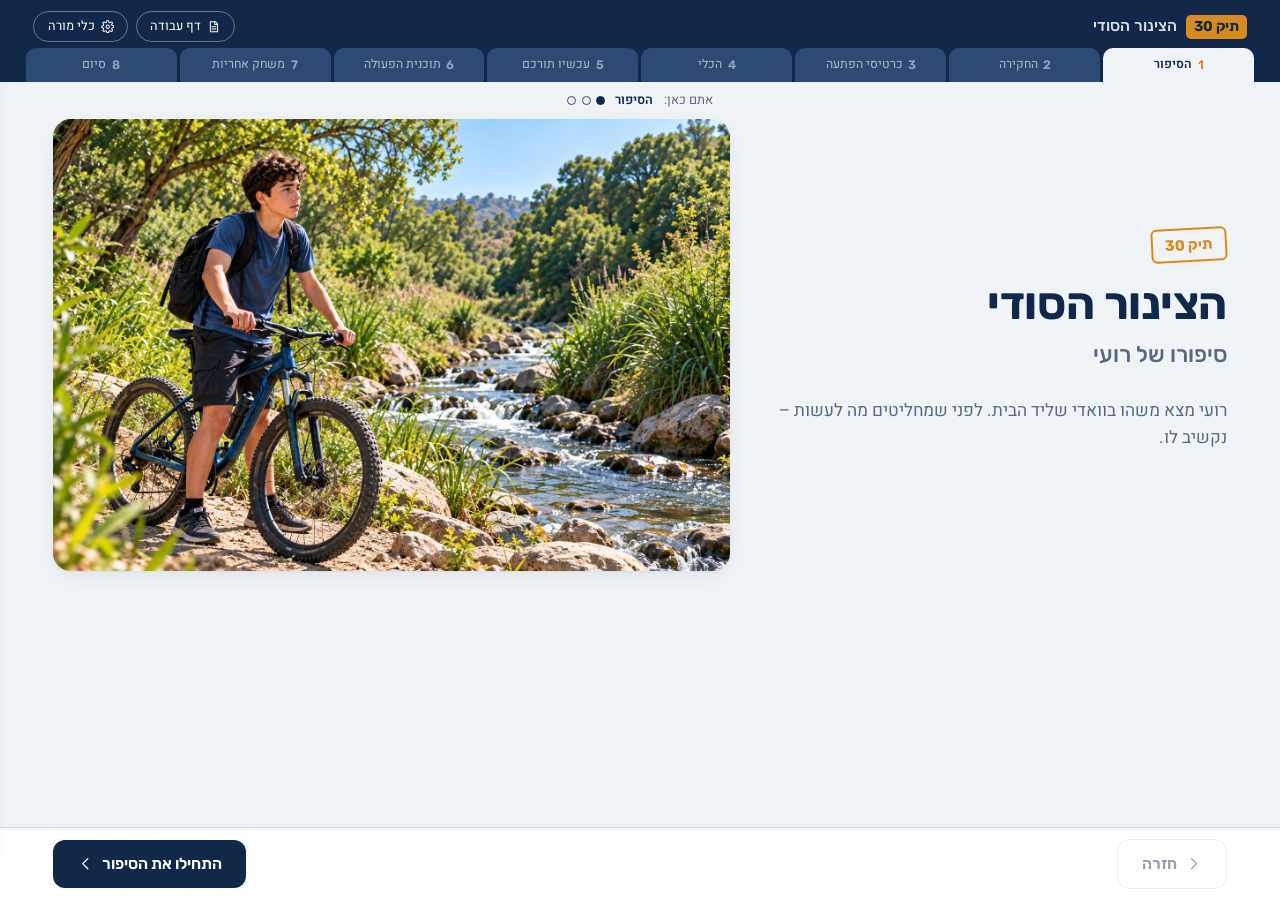
<file: index.html>
<!DOCTYPE html>
<html lang="he" dir="rtl">
<head>
<meta charset="utf-8">
<meta name="viewport" content="width=device-width, initial-scale=1, viewport-fit=cover">
<title>תיק 30 – הצינור הסודי | מעבדת האחריות</title>
<meta name="description" content="שיעור 30 בקורס מיומנויות החיים: מודעות סביבתית ואחריות חברתית">
<link rel="icon" href="data:image/svg+xml,<svg xmlns='http://www.w3.org/2000/svg' viewBox='0 0 32 32'><rect width='32' height='32' rx='7' fill='%2312284A'/><text x='16' y='22' font-size='15' font-family='Arial' font-weight='700' fill='%23E39B2F' text-anchor='middle'>30</text></svg>">
<link rel="stylesheet" href="css/fonts.css">
<link rel="stylesheet" href="css/style.css">
</head>
<body>
<div id="app"><p style="font-family:Arial,sans-serif;text-align:center;margin:3rem auto;max-width:36rem;line-height:1.6;color:#12284A">הכלי לא נטען.<br>אם פתחתם את הקובץ מתוך ZIP – חלצו קודם את כל הקבצים (לחיצה ימנית ← "חלץ הכל"), ואז פתחו את index.html מהתיקייה שנוצרה.</p></div>
<noscript>כדי להשתמש בכלי יש להפעיל JavaScript בדפדפן.</noscript>
<script src="js/media.js" defer></script>
<script src="js/data.js" defer></script>
<script src="js/app.js" defer></script>
</body>
</html>
</file>
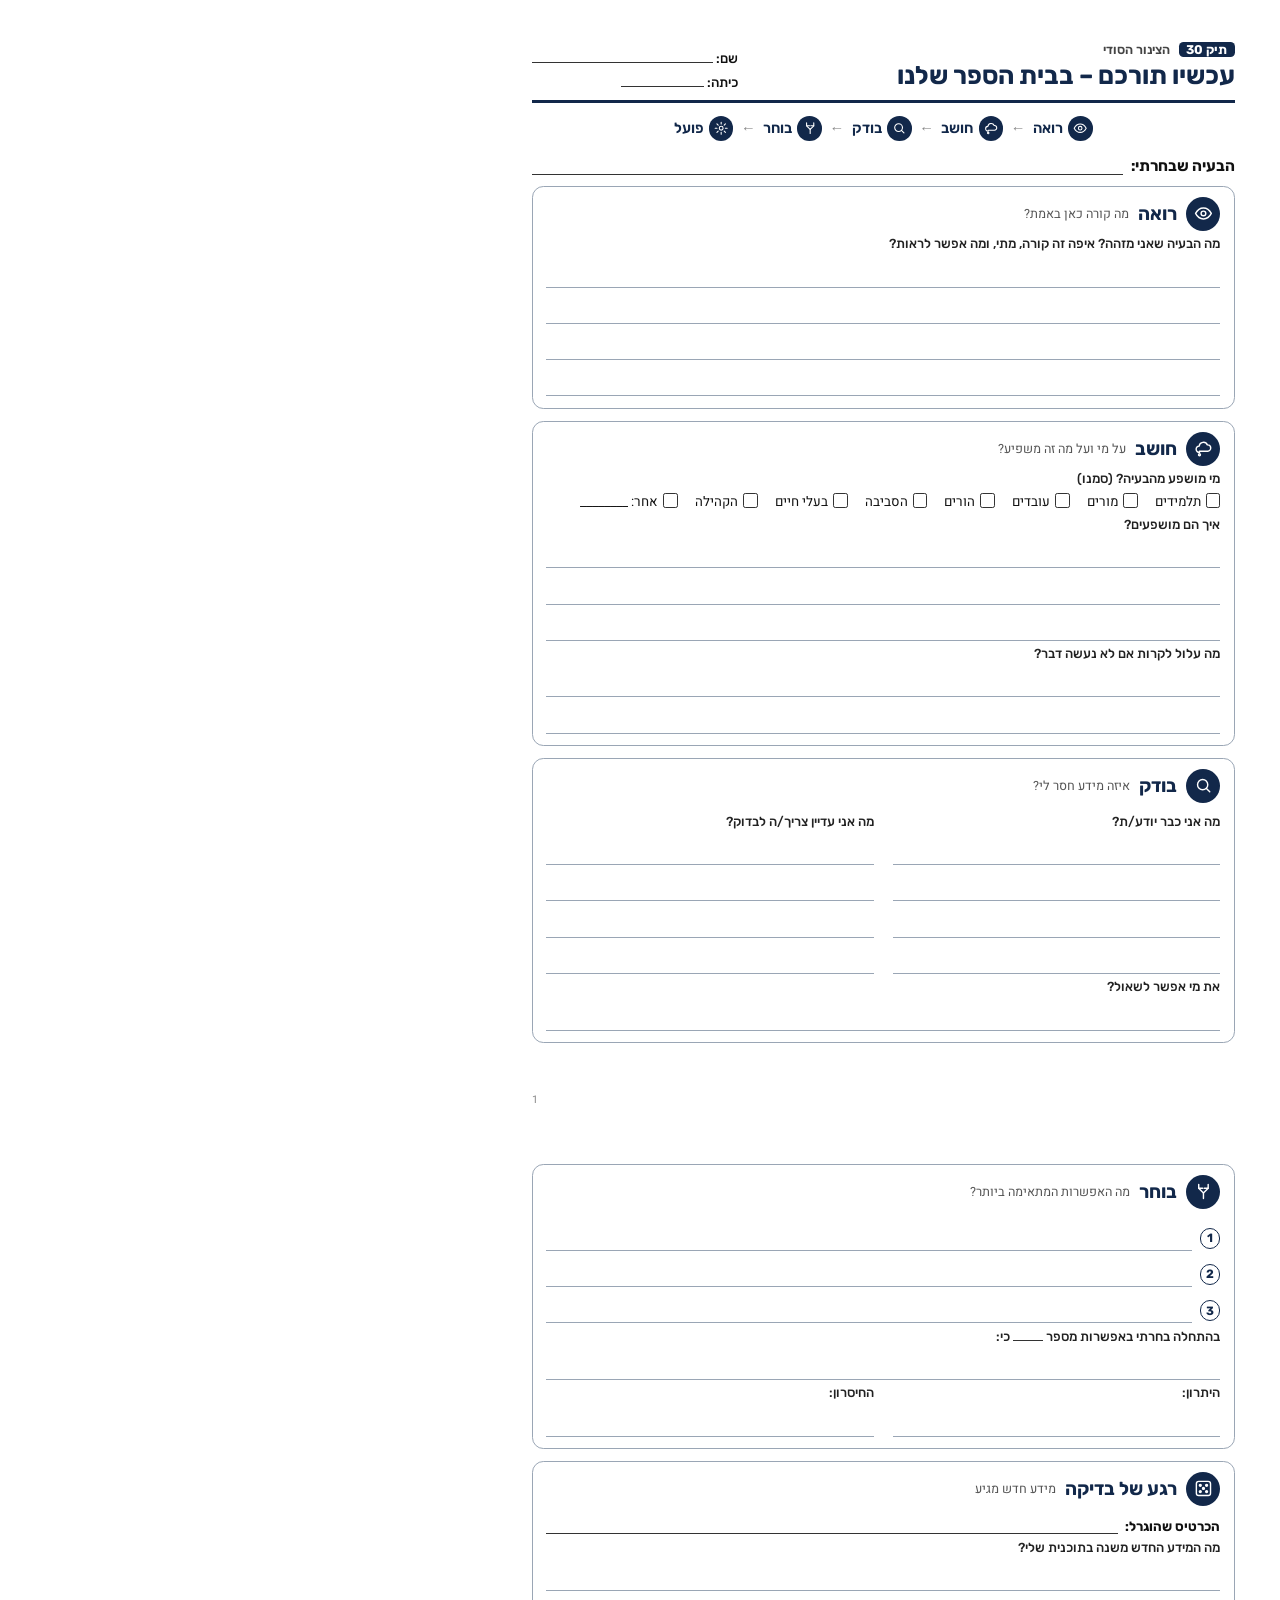
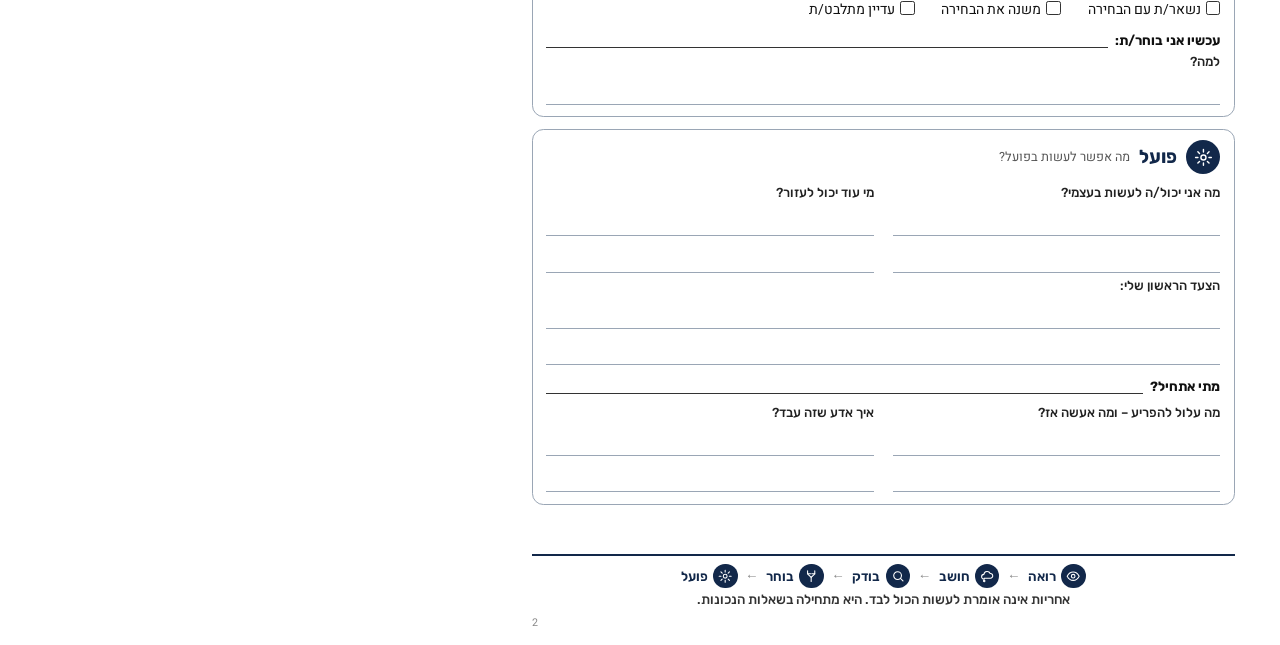
<file: worksheet/worksheet-source.html>
<!DOCTYPE html><html lang="he" dir="rtl"><head><meta charset="utf-8"><style>@font-face{font-family:'Heebo';font-style:normal;font-display:swap;font-weight:400;src:url(../assets/fonts/heebo-hebrew-400-normal.woff2) format('woff2');unicode-range:U+0307-0308,U+0590-05FF,U+200C-2010,U+20AA,U+25CC,U+FB1D-FB4F;}
@font-face{font-family:'Heebo';font-style:normal;font-display:swap;font-weight:400;src:url(../assets/fonts/heebo-latin-400-normal.woff2) format('woff2');unicode-range:U+0000-00FF,U+0131,U+0152-0153,U+02BB-02BC,U+02C6,U+02DA,U+02DC,U+0304,U+0308,U+0329,U+2000-206F,U+20AC,U+2122,U+2191,U+2193,U+2212,U+2215,U+FEFF,U+FFFD;}
@font-face{font-family:'Heebo';font-style:normal;font-display:swap;font-weight:500;src:url(../assets/fonts/heebo-hebrew-500-normal.woff2) format('woff2');unicode-range:U+0307-0308,U+0590-05FF,U+200C-2010,U+20AA,U+25CC,U+FB1D-FB4F;}
@font-face{font-family:'Heebo';font-style:normal;font-display:swap;font-weight:500;src:url(../assets/fonts/heebo-latin-500-normal.woff2) format('woff2');unicode-range:U+0000-00FF,U+0131,U+0152-0153,U+02BB-02BC,U+02C6,U+02DA,U+02DC,U+0304,U+0308,U+0329,U+2000-206F,U+20AC,U+2122,U+2191,U+2193,U+2212,U+2215,U+FEFF,U+FFFD;}
@font-face{font-family:'Heebo';font-style:normal;font-display:swap;font-weight:600;src:url(../assets/fonts/heebo-hebrew-600-normal.woff2) format('woff2');unicode-range:U+0307-0308,U+0590-05FF,U+200C-2010,U+20AA,U+25CC,U+FB1D-FB4F;}
@font-face{font-family:'Heebo';font-style:normal;font-display:swap;font-weight:600;src:url(../assets/fonts/heebo-latin-600-normal.woff2) format('woff2');unicode-range:U+0000-00FF,U+0131,U+0152-0153,U+02BB-02BC,U+02C6,U+02DA,U+02DC,U+0304,U+0308,U+0329,U+2000-206F,U+20AC,U+2122,U+2191,U+2193,U+2212,U+2215,U+FEFF,U+FFFD;}
@font-face{font-family:'Rubik';font-style:normal;font-display:swap;font-weight:500;src:url(../assets/fonts/rubik-hebrew-500-normal.woff2) format('woff2');unicode-range:U+0307-0308,U+0590-05FF,U+200C-2010,U+20AA,U+25CC,U+FB1D-FB4F;}
@font-face{font-family:'Rubik';font-style:normal;font-display:swap;font-weight:500;src:url(../assets/fonts/rubik-latin-500-normal.woff2) format('woff2');unicode-range:U+0000-00FF,U+0131,U+0152-0153,U+02BB-02BC,U+02C6,U+02DA,U+02DC,U+0304,U+0308,U+0329,U+2000-206F,U+20AC,U+2122,U+2191,U+2193,U+2212,U+2215,U+FEFF,U+FFFD;}
@font-face{font-family:'Rubik';font-style:normal;font-display:swap;font-weight:600;src:url(../assets/fonts/rubik-hebrew-600-normal.woff2) format('woff2');unicode-range:U+0307-0308,U+0590-05FF,U+200C-2010,U+20AA,U+25CC,U+FB1D-FB4F;}
@font-face{font-family:'Rubik';font-style:normal;font-display:swap;font-weight:600;src:url(../assets/fonts/rubik-latin-600-normal.woff2) format('woff2');unicode-range:U+0000-00FF,U+0131,U+0152-0153,U+02BB-02BC,U+02C6,U+02DA,U+02DC,U+0304,U+0308,U+0329,U+2000-206F,U+20AC,U+2122,U+2191,U+2193,U+2212,U+2215,U+FEFF,U+FFFD;}
@font-face{font-family:'Rubik';font-style:normal;font-display:swap;font-weight:700;src:url(../assets/fonts/rubik-hebrew-700-normal.woff2) format('woff2');unicode-range:U+0307-0308,U+0590-05FF,U+200C-2010,U+20AA,U+25CC,U+FB1D-FB4F;}
@font-face{font-family:'Rubik';font-style:normal;font-display:swap;font-weight:700;src:url(../assets/fonts/rubik-latin-700-normal.woff2) format('woff2');unicode-range:U+0000-00FF,U+0131,U+0152-0153,U+02BB-02BC,U+02C6,U+02DA,U+02DC,U+0304,U+0308,U+0329,U+2000-206F,U+20AC,U+2122,U+2191,U+2193,U+2212,U+2215,U+FEFF,U+FFFD;}

@page{ size:A4; margin:0; }
*{ box-sizing:border-box; }
body{ margin:0; font-family:Heebo,sans-serif; color:#111; font-size:10.5pt; direction:rtl; }
.page{ width:210mm; height:297mm; padding:11mm 12mm 10mm; position:relative; page-break-after:always; overflow:hidden; }
h1,h2,b,.fl{ font-family:Rubik,Heebo,sans-serif; }
header{ display:flex; justify-content:space-between; align-items:flex-end; border-bottom:2.5pt solid #12284A; padding-bottom:2.5mm; }
.case{ font-size:9.5pt; color:#444; font-family:Rubik; font-weight:600; }
.case b{ background:#12284A; color:#fff; padding:0 2mm; border-radius:1.2mm; margin-left:1.5mm; }
h1{ font-size:19pt; margin:1mm 0 0; color:#12284A; font-weight:700; }
.meta{ display:grid; gap:2.5mm; font-size:10pt; font-family:Rubik; font-weight:500; }
.meta i{ display:inline-block; width:48mm; border-bottom:.8pt solid #333; }
.meta i.s{ width:22mm; }
.flow{ display:flex; justify-content:center; align-items:center; gap:2mm; margin:3.5mm 0 3mm; font-family:Rubik; font-weight:600; font-size:11pt; color:#12284A; }
.flow .st{ display:flex; align-items:center; gap:1.4mm; }
.flow .ar{ color:#888; }
.flow.small{ font-size:10pt; margin:0 0 1mm; }
.ci{ width:9mm; height:9mm; border-radius:50%; background:#12284A; color:#fff; display:inline-grid; place-items:center; flex:none; }
.ci svg{ width:5mm; height:5mm; }
.ci.sm{ width:6.5mm; height:6.5mm; } .ci.sm svg{ width:3.8mm; height:3.8mm; }
.problem{ display:flex; align-items:flex-end; gap:2mm; font-size:11.5pt; margin:1mm 0 3mm; }
.problem i{ flex:1; border-bottom:1pt solid #333; height:6mm; }
.problem.sm{ font-size:10pt; margin:1.5mm 0; }
.sec{ border:1pt solid #9aa6b5; border-radius:3mm; padding:2.6mm 3.5mm 3mm; margin-bottom:3.2mm; }
.sh{ display:flex; align-items:center; gap:2.5mm; margin-bottom:1.5mm; }
.sh h2{ margin:0; font-size:14pt; color:#12284A; }
.sq{ color:#555; font-size:9.5pt; }
.f{ margin-top:1.4mm; }
.fl{ font-weight:500; font-size:9.8pt; color:#222; }
.ln{ height:9.6mm; border-bottom:.7pt solid #9aa6b5; }
.two{ display:grid; grid-template-columns:1fr 1fr; gap:5mm; }
.cbs{ display:flex; flex-wrap:wrap; gap:1.8mm 4.5mm; margin-top:1.4mm; font-size:10pt; }
.cbs.big{ font-size:10.5pt; margin:2mm 0 1mm; gap:2mm 7mm; }
.cb::before{ content:""; display:inline-block; width:3.4mm; height:3.4mm; border:1pt solid #333; border-radius:.6mm; margin-left:1.3mm; vertical-align:-.5mm; }
.opts{ display:grid; gap:0; }
.opt{ display:flex; align-items:flex-end; gap:2mm; height:9.6mm; }
.opt b{ width:5.5mm; height:5.5mm; border-radius:50%; border:1pt solid #12284A; color:#12284A; display:grid; place-items:center; font-size:9pt; flex:none; margin-bottom:.6mm; }
.opt i{ flex:1; border-bottom:.6pt solid #9aa6b5; height:100%; }
.box{ display:inline-block; width:8mm; border-bottom:1pt solid #333; }
footer{ position:absolute; bottom:10mm; left:12mm; right:12mm; border-top:2pt solid #12284A; padding-top:2mm; text-align:center; }
footer p{ margin:0; font-size:10pt; color:#333; font-family:Rubik; font-weight:500; }
.pn{ position:absolute; bottom:4mm; left:12mm; font-size:8pt; color:#888; }
</style></head><body><div class="page">
<header><div><div class="case"><b>תיק 30</b> הצינור הסודי</div><h1>עכשיו תורכם – בבית הספר שלנו</h1></div>
<div class="meta"><div>שם: <i></i></div><div>כיתה: <i class="s"></i></div></div></header>
<div class="flow"><span class="st"><span class="ci sm"><svg viewBox="0 0 24 24" fill="none" stroke="currentColor" stroke-width="1.8" stroke-linecap="round" stroke-linejoin="round"><path d="M2 12s3.6-7 10-7 10 7 10 7-3.6 7-10 7S2 12 2 12z"/><circle cx="12" cy="12" r="3"/></svg></span>רואה</span><span class="ar">←</span><span class="st"><span class="ci sm"><svg viewBox="0 0 24 24" fill="none" stroke="currentColor" stroke-width="1.8" stroke-linecap="round" stroke-linejoin="round"><path d="M7 17a4 4 0 0 1-.5-8A5.5 5.5 0 0 1 17 7.5a4 4 0 0 1 .5 8H7z"/><circle cx="7" cy="20" r="1.2"/></svg></span>חושב</span><span class="ar">←</span><span class="st"><span class="ci sm"><svg viewBox="0 0 24 24" fill="none" stroke="currentColor" stroke-width="1.8" stroke-linecap="round" stroke-linejoin="round"><circle cx="11" cy="11" r="6.5"/><path d="m20 20-4.2-4.2"/></svg></span>בודק</span><span class="ar">←</span><span class="st"><span class="ci sm"><svg viewBox="0 0 24 24" fill="none" stroke="currentColor" stroke-width="1.8" stroke-linecap="round" stroke-linejoin="round"><path d="M12 21v-7"/><path d="M12 14 6 8M12 14l6-6"/><path d="M6 3v5h5M18 3v5h-5"/></svg></span>בוחר</span><span class="ar">←</span><span class="st"><span class="ci sm"><svg viewBox="0 0 24 24" fill="none" stroke="currentColor" stroke-width="1.8" stroke-linecap="round" stroke-linejoin="round"><circle cx="12" cy="12" r="3.2"/><path d="M12 2v3M12 19v3M2 12h3M19 12h3M4.9 4.9l2.1 2.1M17 17l2.1 2.1M4.9 19.1 7 17M17 7l2.1-2.1"/></svg></span>פועל</span></div>
<div class="problem"><b>הבעיה שבחרתי:</b><i></i></div>
<section class="sec"><div class="sh"><span class="ci"><svg viewBox="0 0 24 24" fill="none" stroke="currentColor" stroke-width="1.8" stroke-linecap="round" stroke-linejoin="round"><path d="M2 12s3.6-7 10-7 10 7 10 7-3.6 7-10 7S2 12 2 12z"/><circle cx="12" cy="12" r="3"/></svg></span><h2>רואה</h2><span class="sq">מה קורה כאן באמת?</span></div><div class="f"><div class="fl">מה הבעיה שאני מזהה? איפה זה קורה, מתי, ומה אפשר לראות?</div><div class="lines"><div class="ln"></div><div class="ln"></div><div class="ln"></div><div class="ln"></div></div></div></section>
<section class="sec"><div class="sh"><span class="ci"><svg viewBox="0 0 24 24" fill="none" stroke="currentColor" stroke-width="1.8" stroke-linecap="round" stroke-linejoin="round"><path d="M7 17a4 4 0 0 1-.5-8A5.5 5.5 0 0 1 17 7.5a4 4 0 0 1 .5 8H7z"/><circle cx="7" cy="20" r="1.2"/></svg></span><h2>חושב</h2><span class="sq">על מי ועל מה זה משפיע?</span></div><div class="f"><div class="fl">מי מושפע מהבעיה? (סמנו)</div><div class="cbs"><span class="cb">תלמידים</span><span class="cb">מורים</span><span class="cb">עובדים</span><span class="cb">הורים</span><span class="cb">הסביבה</span><span class="cb">בעלי חיים</span><span class="cb">הקהילה</span><span class="cb">אחר: ________</span></div></div><div class="f"><div class="fl">איך הם מושפעים?</div><div class="lines"><div class="ln"></div><div class="ln"></div><div class="ln"></div></div></div><div class="f"><div class="fl">מה עלול לקרות אם לא נעשה דבר?</div><div class="lines"><div class="ln"></div><div class="ln"></div></div></div></section>
<section class="sec"><div class="sh"><span class="ci"><svg viewBox="0 0 24 24" fill="none" stroke="currentColor" stroke-width="1.8" stroke-linecap="round" stroke-linejoin="round"><circle cx="11" cy="11" r="6.5"/><path d="m20 20-4.2-4.2"/></svg></span><h2>בודק</h2><span class="sq">איזה מידע חסר לי?</span></div><div class="two"><div class="f"><div class="fl">מה אני כבר יודע/ת?</div><div class="lines"><div class="ln"></div><div class="ln"></div><div class="ln"></div><div class="ln"></div></div></div><div class="f"><div class="fl">מה אני עדיין צריך/ה לבדוק?</div><div class="lines"><div class="ln"></div><div class="ln"></div><div class="ln"></div><div class="ln"></div></div></div></div><div class="f"><div class="fl">את מי אפשר לשאול?</div><div class="lines"><div class="ln"></div></div></div></section>
<div class="pn">1</div></div><div class="page">
<section class="sec"><div class="sh"><span class="ci"><svg viewBox="0 0 24 24" fill="none" stroke="currentColor" stroke-width="1.8" stroke-linecap="round" stroke-linejoin="round"><path d="M12 21v-7"/><path d="M12 14 6 8M12 14l6-6"/><path d="M6 3v5h5M18 3v5h-5"/></svg></span><h2>בוחר</h2><span class="sq">מה האפשרות המתאימה ביותר?</span></div><div class="opts"><div class="opt"><b>1</b><i></i></div><div class="opt"><b>2</b><i></i></div><div class="opt"><b>3</b><i></i></div></div><div class="f"><div class="fl">בהתחלה בחרתי באפשרות מספר <span class="box"></span> כי:</div><div class="lines"><div class="ln"></div></div></div><div class="two"><div class="f"><div class="fl">היתרון:</div><div class="lines"><div class="ln"></div></div></div><div class="f"><div class="fl">החיסרון:</div><div class="lines"><div class="ln"></div></div></div></div></section>
<section class="sec"><div class="sh"><span class="ci"><svg viewBox="0 0 24 24" fill="none" stroke="currentColor" stroke-width="1.8" stroke-linecap="round" stroke-linejoin="round"><rect x="3" y="3" width="18" height="18" rx="3"/><circle cx="8" cy="8" r="1.2" fill="currentColor"/><circle cx="16" cy="16" r="1.2" fill="currentColor"/><circle cx="12" cy="12" r="1.2" fill="currentColor"/><circle cx="16" cy="8" r="1.2" fill="currentColor"/><circle cx="8" cy="16" r="1.2" fill="currentColor"/></svg></span><h2>רגע של בדיקה</h2><span class="sq">מידע חדש מגיע</span></div><div class="problem sm"><b>הכרטיס שהוגרל:</b><i></i></div><div class="f"><div class="fl">מה המידע החדש משנה בתוכנית שלי?</div><div class="lines"><div class="ln"></div></div></div><div class="cbs big"><span class="cb">נשאר/ת עם הבחירה</span><span class="cb">משנה את הבחירה</span><span class="cb">עדיין מתלבט/ת</span></div><div class="problem sm"><b>עכשיו אני בוחר/ת:</b><i></i></div><div class="f"><div class="fl">למה?</div><div class="lines"><div class="ln"></div></div></div></section>
<section class="sec"><div class="sh"><span class="ci"><svg viewBox="0 0 24 24" fill="none" stroke="currentColor" stroke-width="1.8" stroke-linecap="round" stroke-linejoin="round"><circle cx="12" cy="12" r="3.2"/><path d="M12 2v3M12 19v3M2 12h3M19 12h3M4.9 4.9l2.1 2.1M17 17l2.1 2.1M4.9 19.1 7 17M17 7l2.1-2.1"/></svg></span><h2>פועל</h2><span class="sq">מה אפשר לעשות בפועל?</span></div><div class="two"><div class="f"><div class="fl">מה אני יכול/ה לעשות בעצמי?</div><div class="lines"><div class="ln"></div><div class="ln"></div></div></div><div class="f"><div class="fl">מי עוד יכול לעזור?</div><div class="lines"><div class="ln"></div><div class="ln"></div></div></div></div><div class="f"><div class="fl">הצעד הראשון שלי:</div><div class="lines"><div class="ln"></div><div class="ln"></div></div></div><div class="problem sm"><b>מתי אתחיל?</b><i></i></div><div class="two"><div class="f"><div class="fl">מה עלול להפריע – ומה אעשה אז?</div><div class="lines"><div class="ln"></div><div class="ln"></div></div></div><div class="f"><div class="fl">איך אדע שזה עבד?</div><div class="lines"><div class="ln"></div><div class="ln"></div></div></div></div></section>
<footer><div class="flow small"><span class="st"><span class="ci sm"><svg viewBox="0 0 24 24" fill="none" stroke="currentColor" stroke-width="1.8" stroke-linecap="round" stroke-linejoin="round"><path d="M2 12s3.6-7 10-7 10 7 10 7-3.6 7-10 7S2 12 2 12z"/><circle cx="12" cy="12" r="3"/></svg></span>רואה</span><span class="ar">←</span><span class="st"><span class="ci sm"><svg viewBox="0 0 24 24" fill="none" stroke="currentColor" stroke-width="1.8" stroke-linecap="round" stroke-linejoin="round"><path d="M7 17a4 4 0 0 1-.5-8A5.5 5.5 0 0 1 17 7.5a4 4 0 0 1 .5 8H7z"/><circle cx="7" cy="20" r="1.2"/></svg></span>חושב</span><span class="ar">←</span><span class="st"><span class="ci sm"><svg viewBox="0 0 24 24" fill="none" stroke="currentColor" stroke-width="1.8" stroke-linecap="round" stroke-linejoin="round"><circle cx="11" cy="11" r="6.5"/><path d="m20 20-4.2-4.2"/></svg></span>בודק</span><span class="ar">←</span><span class="st"><span class="ci sm"><svg viewBox="0 0 24 24" fill="none" stroke="currentColor" stroke-width="1.8" stroke-linecap="round" stroke-linejoin="round"><path d="M12 21v-7"/><path d="M12 14 6 8M12 14l6-6"/><path d="M6 3v5h5M18 3v5h-5"/></svg></span>בוחר</span><span class="ar">←</span><span class="st"><span class="ci sm"><svg viewBox="0 0 24 24" fill="none" stroke="currentColor" stroke-width="1.8" stroke-linecap="round" stroke-linejoin="round"><circle cx="12" cy="12" r="3.2"/><path d="M12 2v3M12 19v3M2 12h3M19 12h3M4.9 4.9l2.1 2.1M17 17l2.1 2.1M4.9 19.1 7 17M17 7l2.1-2.1"/></svg></span>פועל</span></div><p>אחריות אינה אומרת לעשות הכול לבד. היא מתחילה בשאלות הנכונות.</p></footer>
<div class="pn">2</div></div></body></html>
</file>
<file: css/fonts.css>
@font-face{font-family:'Heebo';font-style:normal;font-display:swap;font-weight:400;src:url(../assets/fonts/heebo-hebrew-400-normal.woff2) format('woff2');unicode-range:U+0307-0308,U+0590-05FF,U+200C-2010,U+20AA,U+25CC,U+FB1D-FB4F;}
@font-face{font-family:'Heebo';font-style:normal;font-display:swap;font-weight:400;src:url(../assets/fonts/heebo-latin-400-normal.woff2) format('woff2');unicode-range:U+0000-00FF,U+0131,U+0152-0153,U+02BB-02BC,U+02C6,U+02DA,U+02DC,U+0304,U+0308,U+0329,U+2000-206F,U+20AC,U+2122,U+2191,U+2193,U+2212,U+2215,U+FEFF,U+FFFD;}
@font-face{font-family:'Heebo';font-style:normal;font-display:swap;font-weight:500;src:url(../assets/fonts/heebo-hebrew-500-normal.woff2) format('woff2');unicode-range:U+0307-0308,U+0590-05FF,U+200C-2010,U+20AA,U+25CC,U+FB1D-FB4F;}
@font-face{font-family:'Heebo';font-style:normal;font-display:swap;font-weight:500;src:url(../assets/fonts/heebo-latin-500-normal.woff2) format('woff2');unicode-range:U+0000-00FF,U+0131,U+0152-0153,U+02BB-02BC,U+02C6,U+02DA,U+02DC,U+0304,U+0308,U+0329,U+2000-206F,U+20AC,U+2122,U+2191,U+2193,U+2212,U+2215,U+FEFF,U+FFFD;}
@font-face{font-family:'Heebo';font-style:normal;font-display:swap;font-weight:600;src:url(../assets/fonts/heebo-hebrew-600-normal.woff2) format('woff2');unicode-range:U+0307-0308,U+0590-05FF,U+200C-2010,U+20AA,U+25CC,U+FB1D-FB4F;}
@font-face{font-family:'Heebo';font-style:normal;font-display:swap;font-weight:600;src:url(../assets/fonts/heebo-latin-600-normal.woff2) format('woff2');unicode-range:U+0000-00FF,U+0131,U+0152-0153,U+02BB-02BC,U+02C6,U+02DA,U+02DC,U+0304,U+0308,U+0329,U+2000-206F,U+20AC,U+2122,U+2191,U+2193,U+2212,U+2215,U+FEFF,U+FFFD;}
@font-face{font-family:'Rubik';font-style:normal;font-display:swap;font-weight:500;src:url(../assets/fonts/rubik-hebrew-500-normal.woff2) format('woff2');unicode-range:U+0307-0308,U+0590-05FF,U+200C-2010,U+20AA,U+25CC,U+FB1D-FB4F;}
@font-face{font-family:'Rubik';font-style:normal;font-display:swap;font-weight:500;src:url(../assets/fonts/rubik-latin-500-normal.woff2) format('woff2');unicode-range:U+0000-00FF,U+0131,U+0152-0153,U+02BB-02BC,U+02C6,U+02DA,U+02DC,U+0304,U+0308,U+0329,U+2000-206F,U+20AC,U+2122,U+2191,U+2193,U+2212,U+2215,U+FEFF,U+FFFD;}
@font-face{font-family:'Rubik';font-style:normal;font-display:swap;font-weight:600;src:url(../assets/fonts/rubik-hebrew-600-normal.woff2) format('woff2');unicode-range:U+0307-0308,U+0590-05FF,U+200C-2010,U+20AA,U+25CC,U+FB1D-FB4F;}
@font-face{font-family:'Rubik';font-style:normal;font-display:swap;font-weight:600;src:url(../assets/fonts/rubik-latin-600-normal.woff2) format('woff2');unicode-range:U+0000-00FF,U+0131,U+0152-0153,U+02BB-02BC,U+02C6,U+02DA,U+02DC,U+0304,U+0308,U+0329,U+2000-206F,U+20AC,U+2122,U+2191,U+2193,U+2212,U+2215,U+FEFF,U+FFFD;}
@font-face{font-family:'Rubik';font-style:normal;font-display:swap;font-weight:700;src:url(../assets/fonts/rubik-hebrew-700-normal.woff2) format('woff2');unicode-range:U+0307-0308,U+0590-05FF,U+200C-2010,U+20AA,U+25CC,U+FB1D-FB4F;}
@font-face{font-family:'Rubik';font-style:normal;font-display:swap;font-weight:700;src:url(../assets/fonts/rubik-latin-700-normal.woff2) format('woff2');unicode-range:U+0000-00FF,U+0131,U+0152-0153,U+02BB-02BC,U+02C6,U+02DA,U+02DC,U+0304,U+0308,U+0329,U+2000-206F,U+20AC,U+2122,U+2191,U+2193,U+2212,U+2215,U+FEFF,U+FFFD;}
</file>
<file: css/style.css>
/* =========================================================
   תיק 30 – הצינור הסודי | עיצוב
   ========================================================= */
:root{
  --ink:#12284A; --ink-2:#1D3B68; --ink-soft:#2E4A74;
  --paper:#FFFFFF; --fog:#F1F4F7; --fog-2:#E7ECF1; --line:#D3DBE5;
  --text:#18263A; --muted:#58687D;
  --moss:#3F7F57; --moss-tint:#E5F0E8;
  --amber:#D98A1C; --amber-tint:#FCF1DF;
  --focus:#E39B2F;
  --r-lg:18px; --r-md:12px; --r-sm:8px;
  --shadow:0 1px 2px rgba(18,40,74,.06),0 6px 20px rgba(18,40,74,.07);
  --font-head:"Rubik","Heebo","Arial Hebrew","Segoe UI",Arial,sans-serif;
  --font-body:"Heebo","Rubik","Arial Hebrew","Segoe UI",Arial,sans-serif;
}
:root{ box-sizing:border-box; padding-top:env(safe-area-inset-top,0px); padding-bottom:env(safe-area-inset-bottom,0px); }
*,*::before,*::after{ box-sizing:inherit; }
html{ font-size:clamp(15px, .42vw + 9.5px, 19px); scroll-padding-top:env(safe-area-inset-top,0px); }
body{ margin:0; background:var(--fog); color:var(--text); font-family:var(--font-body); line-height:1.6; -webkit-font-smoothing:antialiased; }
img{ max-width:100%; display:block; }
h1,h2,h3{ font-family:var(--font-head); color:var(--ink); line-height:1.2; margin:0; }
h1{ font-size:2.3rem; font-weight:700; letter-spacing:-.01em; }
h2{ font-size:1.7rem; font-weight:700; }
h3{ font-size:1.15rem; font-weight:600; }
p{ margin:0 0 .6em; }
button,input,textarea,select{ font:inherit; color:inherit; }
:focus-visible{ outline:3px solid var(--focus); outline-offset:3px; border-radius:6px; }
.sr{ position:absolute; width:1px; height:1px; overflow:hidden; clip:rect(0 0 0 0); }
[hidden]{ display:none !important; }

/* ---------- Case-file header + stage tabs ---------- */
.top{ background:var(--ink); color:#fff; position:sticky; top:0; z-index:20; }
.top-row{ display:flex; align-items:center; gap:1rem; padding:.7rem clamp(1rem,3vw,2.2rem) .4rem; }
.case-id{ font-family:var(--font-head); font-weight:700; font-size:1.05rem; display:flex; align-items:baseline; gap:.6rem; }
.case-id b{ background:var(--amber); color:var(--ink); padding:.05rem .55rem; border-radius:5px; font-size:.95rem; }
.case-id span{ opacity:.85; font-weight:500; }
.top-tools{ margin-inline-start:auto; display:flex; gap:.5rem; }
.chip-btn{ background:transparent; border:1px solid rgba(255,255,255,.35); color:#fff; border-radius:999px; padding:.3rem .9rem; font-size:.85rem; cursor:pointer; display:inline-flex; align-items:center; gap:.4rem; }
.chip-btn:hover{ background:rgba(255,255,255,.1); }
.chip-btn svg{ width:1.05em; height:1.05em; }
.tabs{ display:flex; gap:3px; padding:0 clamp(.6rem,2vw,2rem); overflow-x:auto; scrollbar-width:none; }
.tabs::-webkit-scrollbar{ display:none; }
.tab{ flex:1 1 0; min-width:6.4rem; font-size:.82rem; padding:.45rem .5rem .5rem; border-radius:10px 10px 0 0; background:var(--ink-soft); color:rgba(255,255,255,.62); text-align:center; white-space:nowrap; display:flex; align-items:center; justify-content:center; gap:.35rem; border:0; }
.tab i{ font-style:normal; font-family:var(--font-head); font-weight:600; opacity:.8; }
.tab.done{ color:#fff; }
.tab.done i{ color:#9FD4B1; opacity:1; }
.tab.now{ background:var(--fog); color:var(--ink); font-weight:600; }
.tab.now i{ color:var(--amber); opacity:1; }
.tab.other{ opacity:.55; }
.tab[data-jump]{ cursor:pointer; }
.here{ display:flex; align-items:center; gap:.7rem; justify-content:center; font-size:.85rem; color:var(--muted); padding:.55rem 1rem 0; }
.dots{ display:flex; gap:.35rem; direction:rtl; }
.dots span{ width:.6rem; height:.6rem; border-radius:50%; border:1.5px solid var(--ink-soft); }
.dots span.on{ background:var(--ink); border-color:var(--ink); }

/* ---------- Layout ---------- */
main{ max-width:1240px; margin:0 auto; padding:1.2rem clamp(1rem,3vw,2.2rem) 7.5rem; }
.screen{ animation:enter .35s ease both; }
@keyframes enter{ from{ opacity:0; transform:translateY(8px); } to{ opacity:1; transform:none; } }
.head{ margin:.6rem 0 1.4rem; }
.head .kicker{ color:var(--moss); font-family:var(--font-head); font-weight:600; font-size:1rem; margin-bottom:.3rem; }
.head p.lead{ font-size:1.15rem; color:var(--muted); margin:.5rem 0 0; max-width:48rem; }
.card{ background:var(--paper); border-radius:var(--r-lg); box-shadow:var(--shadow); padding:1.4rem; }
.grid-2{ display:grid; grid-template-columns:1fr 1fr; gap:1.2rem; }
.grid-3{ display:grid; grid-template-columns:repeat(3,1fr); gap:1rem; }
.grid-4{ display:grid; grid-template-columns:repeat(4,1fr); gap:1rem; }
@media (max-width:900px){ .grid-3,.grid-4{ grid-template-columns:1fr 1fr; } }
@media (max-width:640px){ .grid-2,.grid-3,.grid-4{ grid-template-columns:1fr; } h1{ font-size:1.8rem; } h2{ font-size:1.4rem; } }

/* ---------- Bottom nav ---------- */
.nav{ position:fixed; bottom:0; left:0; right:0; background:rgba(255,255,255,.96); backdrop-filter:blur(6px); border-top:1px solid var(--line); z-index:15; padding-bottom:env(safe-area-inset-bottom,0px); }
.nav-in{ max-width:1240px; margin:0 auto; display:flex; align-items:center; gap:1rem; padding:.75rem clamp(1rem,3vw,2.2rem); }
.nav .msg{ flex:1; text-align:center; color:var(--ink); font-weight:500; min-height:1.4em; font-size:.98rem; }
.nav .msg.warn{ color:#9A5A00; }
.btn{ border:0; border-radius:var(--r-md); padding:.75rem 1.6rem; font-family:var(--font-head); font-weight:600; font-size:1.05rem; cursor:pointer; display:inline-flex; align-items:center; gap:.5rem; transition:background .15s, transform .1s; }
.btn:active{ transform:translateY(1px); }
.btn svg{ width:1.1em; height:1.1em; }
.btn-primary{ background:var(--ink); color:#fff; }
.btn-primary:hover{ background:var(--ink-2); }
.btn-ghost{ background:transparent; color:var(--ink); border:1.5px solid var(--line); }
.btn-ghost:hover{ background:var(--fog); }
.btn-accent{ background:var(--amber); color:var(--ink); }
.btn-accent:hover{ background:#E9A33F; }
.btn-soft{ background:var(--moss-tint); color:var(--moss); }
.btn[disabled]{ opacity:.45; cursor:not-allowed; }
.btn-big{ font-size:1.3rem; padding:1rem 2.2rem; border-radius:var(--r-lg); }

/* ---------- Form fields ---------- */
.field{ margin-bottom:1.1rem; }
.field label, .field .label{ display:block; font-family:var(--font-head); font-weight:600; color:var(--ink); margin-bottom:.4rem; font-size:1.05rem; }
.field .sub{ display:block; font-weight:400; color:var(--muted); font-size:.88rem; font-family:var(--font-body); }
textarea,input[type=text]{ width:100%; border:1.5px solid var(--line); border-radius:var(--r-md); padding:.75rem .9rem; background:#FBFCFD; font-size:1.05rem; line-height:1.55; resize:vertical; transition:border-color .15s, background .15s; }
textarea{ min-height:5.2rem; }
textarea.tall{ min-height:8rem; }
textarea:focus,input[type=text]:focus{ outline:none; border-color:var(--ink-soft); background:#fff; box-shadow:0 0 0 3px rgba(46,74,116,.12); }
.nudge{ margin-top:.5rem; background:var(--amber-tint); border-inline-start:4px solid var(--amber); padding:.6rem .9rem; border-radius:var(--r-sm); font-size:.98rem; color:#5B3A00; }
.blur-answers textarea, .blur-answers .answer-text{ filter:blur(6px); }

/* ---------- Insight ---------- */
.insight{ display:flex; gap:.9rem; align-items:flex-start; background:var(--moss-tint); border-radius:var(--r-md); padding:1rem 1.2rem; margin-top:1.2rem; color:#1F4A30; font-size:1.08rem; font-weight:500; white-space:pre-line; animation:enter .4s ease both; }
.insight svg{ flex:none; width:1.5rem; height:1.5rem; color:var(--moss); margin-top:.15rem; }
.no-insights .insight{ display:none; }

/* ---------- Choice pills ---------- */
.pills{ display:flex; flex-wrap:wrap; gap:.55rem; }
.pill{ border:1.5px solid var(--line); background:#fff; border-radius:999px; padding:.5rem 1.1rem; cursor:pointer; font-size:1rem; transition:all .15s; }
.pill:hover{ border-color:var(--ink-soft); }
.pill[aria-pressed=true]{ background:var(--ink); border-color:var(--ink); color:#fff; }
.radio-list{ display:grid; gap:.55rem; }
.radio{ display:flex; align-items:center; gap:.8rem; border:1.5px solid var(--line); background:#fff; border-radius:var(--r-md); padding:.7rem 1rem; cursor:pointer; text-align:start; width:100%; }
.radio .dot{ width:1.2rem; height:1.2rem; border-radius:50%; border:2px solid var(--ink-soft); flex:none; }
.radio[aria-checked=true]{ border-color:var(--ink); background:#F5F8FC; }
.radio[aria-checked=true] .dot{ background:var(--ink); box-shadow:inset 0 0 0 3px #fff; }
.radio b{ font-family:var(--font-head); color:var(--ink); }

/* ---------- Mode select ---------- */
.home{ min-height:calc(100vh - 2rem); display:grid; place-items:center; padding:2rem 1rem; }
.home-in{ width:min(1280px,100%); display:grid; grid-template-columns:1fr 1.3fr; gap:2.4rem; align-items:center; }
.home-photo{ border-radius:var(--r-lg); overflow:hidden; aspect-ratio:4/3; box-shadow:var(--shadow); }
.home-photo img{ width:100%; height:100%; object-fit:cover; }
.home h1{ font-size:2.8rem; }
.home .case-tag{ display:inline-block; background:var(--ink); color:#fff; font-family:var(--font-head); font-weight:600; padding:.25rem .8rem; border-radius:6px; margin-bottom:1rem; }
.home .case-tag b{ color:var(--amber); }
.mode-list{ display:grid; gap:1rem; margin-top:1.8rem; }
.mode{ display:flex; gap:1.1rem; align-items:center; background:#fff; border:2px solid var(--line); border-radius:var(--r-lg); padding:1.1rem 1.3rem; cursor:pointer; text-align:start; transition:border-color .15s, transform .15s; }
.mode:hover{ border-color:var(--ink); transform:translateY(-2px); }
.mode .ico{ width:3.2rem; height:3.2rem; border-radius:12px; background:var(--fog); display:grid; place-items:center; color:var(--ink); flex:none; }
.mode .ico svg{ width:1.8rem; height:1.8rem; }
.mode h3{ font-size:1.3rem; }
.mode p{ margin:.2rem 0 0; color:var(--muted); font-size:.95rem; }
@media (max-width:820px){ .home-in{ grid-template-columns:1fr; } .home h1{ font-size:2.1rem; } }

/* ---------- Cover ---------- */
.cover{ display:grid; grid-template-columns:1fr 1.45fr; gap:2rem; align-items:center; }
.cover-photo{ border-radius:var(--r-lg); overflow:hidden; aspect-ratio:3/2; box-shadow:var(--shadow); }
.cover-photo img{ width:100%; height:100%; object-fit:cover; }
.cover h1{ font-size:3rem; }
.cover .sub{ font-size:1.5rem; color:var(--muted); font-family:var(--font-head); margin:.4rem 0 1.6rem; }
.stamp{ display:inline-block; border:2.5px solid var(--amber); color:var(--amber); font-family:var(--font-head); font-weight:700; padding:.2rem .8rem; border-radius:6px; transform:rotate(-3deg); margin-bottom:1rem; }
@media (max-width:820px){ .cover{ grid-template-columns:1fr; } .cover h1{ font-size:2.2rem; } }

/* ---------- Story ---------- */
.story{ display:grid; grid-template-columns:1.05fr 1fr; gap:2rem; align-items:start; }
.story-media{ position:sticky; top:9rem; }
.media-box{ border-radius:var(--r-lg); overflow:hidden; background:#0E1F3A; aspect-ratio:4/3; position:relative; box-shadow:var(--shadow); }
.media-box img{ width:100%; height:100%; object-fit:cover; }
.media-box iframe, .media-box video{ position:absolute; inset:0; width:100%; height:100%; border:0; }
.media-box .embed{ position:absolute; inset:0; }
.play{ position:absolute; bottom:1rem; inset-inline-start:1rem; }
.story-text{ font-size:1.4rem; line-height:1.75; }
.story-text p{ margin:0 0 .9rem; animation:enter .5s ease both; }
.story-text p.final{ font-family:var(--font-head); font-weight:600; font-size:1.8rem; color:var(--ink); }
.seg-count{ color:var(--muted); font-size:.9rem; margin-bottom:.8rem; }
.bubble{ max-width:85%; padding:.55rem .95rem; border-radius:16px; margin:0 0 .6rem; font-size:1.2rem; line-height:1.45; }
.bubble small{ display:block; font-size:.78rem; font-weight:600; opacity:.7; }
.bubble.me{ background:#DCF3E3; margin-inline-start:auto; border-end-end-radius:4px; }
.bubble.them{ background:#fff; border:1px solid var(--line); border-end-start-radius:4px; }
@media (max-width:900px){ .story{ grid-template-columns:1fr; } .story-media{ position:static; } .story-text{ font-size:1.2rem; } }

/* ---------- Stop questions ---------- */
.stop-q{ background:#fff; border-radius:var(--r-lg); padding:1.3rem; box-shadow:var(--shadow); display:flex; flex-direction:column; gap:.7rem; }
.stop-q .n{ width:2.2rem; height:2.2rem; border-radius:50%; background:var(--ink); color:#fff; display:grid; place-items:center; font-family:var(--font-head); font-weight:700; }
.stop-q h3{ font-size:1.3rem; }
.stop-q .tip{ color:var(--muted); font-size:.95rem; }
.stop-q textarea{ min-height:4rem; font-size:.95rem; }

/* ---------- Affected map ---------- */
.map{ display:grid; grid-template-columns:1fr 1.15fr 1fr; grid-template-rows:auto auto auto; gap:1rem; align-items:stretch; }
.map .center{ grid-column:2; grid-row:1 / span 3; display:flex; flex-direction:column; align-items:center; justify-content:center; gap:1rem; }
.map .center .ring{ width:min(100%,19rem); aspect-ratio:1; border-radius:50%; overflow:hidden; border:6px solid #fff; box-shadow:var(--shadow); }
.map .center .ring img{ width:100%; height:100%; object-fit:cover; }
.aff{ background:#fff; border:2px solid transparent; border-radius:var(--r-lg); overflow:hidden; box-shadow:var(--shadow); cursor:pointer; text-align:start; padding:0; display:flex; flex-direction:column; transition:border-color .15s; }
.aff:hover{ border-color:var(--ink-soft); }
.aff .ph{ aspect-ratio:21/9; overflow:hidden; background:var(--fog-2); display:grid; place-items:center; color:var(--muted); }
.aff .ph img{ width:100%; height:100%; object-fit:cover; }
.aff .ph svg{ width:2.4rem; height:2.4rem; }
.aff .body{ padding:.7rem .9rem; display:flex; align-items:center; gap:.6rem; }
.aff .body h3{ font-size:1.05rem; flex:1; }
.aff .state{ width:1.3rem; height:1.3rem; border-radius:50%; border:2px solid var(--line); flex:none; display:grid; place-items:center; }
.aff.filled{ border-color:var(--moss); }
.aff.filled .state{ background:var(--moss); border-color:var(--moss); color:#fff; }
.aff.filled .state svg{ width:.8rem; height:.8rem; }
.aff .preview{ padding:0 .9rem .8rem; color:var(--muted); font-size:.85rem; line-height:1.4; }
@media (max-width:900px){ .map{ grid-template-columns:1fr 1fr; } .map .center{ grid-column:1 / -1; grid-row:auto; } .map .center .ring{ width:14rem; } }

dialog{ border:0; border-radius:var(--r-lg); padding:0; width:min(640px,94vw); box-shadow:0 20px 60px rgba(0,0,0,.3); }
dialog::backdrop{ background:rgba(14,31,58,.55); }
.dlg-ph{ aspect-ratio:21/9; overflow:hidden; }
.dlg-ph img{ width:100%; height:100%; object-fit:cover; }
.dlg-body{ padding:1.3rem 1.4rem; }
.dlg-body h2{ margin-bottom:.3rem; }
.dlg-body .hint{ color:var(--muted); margin-bottom:1rem; }
.dlg-actions{ display:flex; gap:.7rem; justify-content:flex-end; padding:0 1.4rem 1.3rem; }

/* ---------- Know / don't know ---------- */
.sort-wrap{ display:grid; gap:1.2rem; }
.pool{ display:flex; flex-wrap:wrap; gap:.6rem; min-height:3.6rem; padding:1rem; border-radius:var(--r-lg); background:var(--fog-2); border:2px dashed var(--line); }
.pool:empty::after{ content:"כל הכרטיסים מוינו"; color:var(--muted); margin:auto; }
.cols{ display:grid; grid-template-columns:1fr 1fr; gap:1.2rem; }
.col{ background:#fff; border-radius:var(--r-lg); box-shadow:var(--shadow); padding:1rem; min-height:14rem; border:2.5px solid transparent; transition:border-color .15s, background .15s; cursor:pointer; }
.col h3{ display:flex; align-items:center; gap:.5rem; margin-bottom:.8rem; font-size:1.25rem; }
.col h3 svg{ width:1.4rem; height:1.4rem; }
.col.know h3{ color:var(--moss); }
.col.unknown h3{ color:#9A5A00; }
.col.over{ border-color:var(--ink-soft); background:#F7FAFD; }
.col .items{ display:flex; flex-direction:column; gap:.5rem; }
.fact{ background:#fff; border:1.5px solid var(--line); border-radius:var(--r-md); padding:.6rem .95rem; cursor:grab; font-size:1.05rem; user-select:none; touch-action:manipulation; text-align:start; }
.fact[aria-pressed=true]{ border-color:var(--amber); box-shadow:0 0 0 3px rgba(227,155,47,.3); }
.fact .q{ display:block; margin-top:.4rem; font-size:.88rem; color:#7A4A00; background:var(--amber-tint); padding:.35rem .6rem; border-radius:6px; }
.fact.dragging{ opacity:.4; }
.sort-help{ color:var(--muted); font-size:.92rem; text-align:center; }
@media (max-width:640px){ .cols{ grid-template-columns:1fr; } }

/* ---------- Action options ---------- */
.opt{ background:#fff; border-radius:var(--r-lg); box-shadow:var(--shadow); overflow:hidden; display:flex; flex-direction:column; }
.opt .ph{ aspect-ratio:16/10; overflow:hidden; position:relative; }
.opt .ph img{ width:100%; height:100%; object-fit:cover; }
.opt .letter{ position:absolute; top:.7rem; inset-inline-start:.7rem; width:2.4rem; height:2.4rem; border-radius:10px; background:var(--ink); color:#fff; display:grid; place-items:center; font-family:var(--font-head); font-weight:700; font-size:1.3rem; }
.opt .txt{ padding:.9rem 1rem; font-size:1.02rem; font-weight:500; flex:1; }
.opt details{ border-top:1px solid var(--line); }
.opt summary{ padding:.7rem 1rem; cursor:pointer; color:var(--ink); font-family:var(--font-head); font-weight:600; font-size:.95rem; list-style:none; display:flex; align-items:center; justify-content:space-between; }
.opt summary::-webkit-details-marker{ display:none; }
.opt summary .cnt{ font-weight:400; color:var(--muted); font-size:.85rem; }
.opt .fields{ padding:0 1rem 1rem; }
.opt .fields .field{ margin-bottom:.6rem; }
.opt .fields label{ font-size:.9rem; }
.opt .fields textarea{ min-height:3.2rem; font-size:.95rem; }

/* ---------- Surprise cards ---------- */
.draw-zone{ display:grid; place-items:center; gap:.9rem; padding:1.6rem 1rem; text-align:center; }
.deck{ position:relative; width:8rem; height:10.5rem; }
.deck span{ position:absolute; inset:0; border-radius:16px; border:2px solid #fff; box-shadow:var(--shadow); }
.deck span:nth-child(1){ background:#7652A8; transform:rotate(-8deg); }
.deck span:nth-child(2){ background:#2F6DB5; transform:rotate(-3deg); }
.deck span:nth-child(3){ background:#4E8A4F; transform:rotate(3deg); }
.deck span:nth-child(4){ background:var(--ink); transform:rotate(7deg); display:grid; place-items:center; color:var(--amber); font-family:var(--font-head); font-size:3rem; font-weight:700; }
.drawn-count{ color:var(--muted); }
.sc{ display:grid; grid-template-columns:1fr 1.15fr; gap:1.6rem; align-items:start; }
.sc-card{ background:#fff; border-radius:var(--r-lg); overflow:hidden; box-shadow:var(--shadow); border-top:8px solid var(--c); animation:flip .5s ease both; }
@keyframes flip{ from{ opacity:0; transform:perspective(900px) rotateY(-25deg) scale(.96); } to{ opacity:1; transform:none; } }
.sc-card .ph{ aspect-ratio:16/9; overflow:hidden; }
.sc-card .ph img{ width:100%; height:100%; object-fit:cover; }
.sc-card .bd{ padding:1.2rem 1.3rem; }
.sc-card h2{ color:var(--c); font-size:1.6rem; margin-bottom:.5rem; }
.sc-card p{ font-size:1.15rem; }
.sc-card .q{ margin-top:.8rem; background:var(--fog); padding:.7rem .9rem; border-radius:var(--r-md); font-weight:600; color:var(--ink); }
.steps{ display:grid; gap:1rem; }
.step{ background:#fff; border-radius:var(--r-lg); box-shadow:var(--shadow); padding:1.1rem 1.2rem; border-inline-start:5px solid var(--line); }
.step.active{ border-inline-start-color:var(--amber); }
.step.done{ border-inline-start-color:var(--moss); }
.step.locked{ opacity:.45; pointer-events:none; }
.step .sh{ display:flex; align-items:center; gap:.6rem; font-family:var(--font-head); font-weight:600; color:var(--ink); margin-bottom:.6rem; font-size:1.08rem; }
.step .sh i{ font-style:normal; width:1.7rem; height:1.7rem; border-radius:50%; background:var(--fog-2); display:grid; place-items:center; font-size:.9rem; }
.step.done .sh i{ background:var(--moss); color:#fff; }
.current-choice{ display:flex; flex-wrap:wrap; align-items:center; gap:.3rem .6rem; background:var(--fog); border-radius:var(--r-md); padding:.6rem .9rem; font-size:.95rem; margin-bottom:.8rem; }
.current-choice b{ color:var(--ink); }
@media (max-width:900px){ .sc{ grid-template-columns:1fr; } }

/* ---------- Journey (how thinking changed) ---------- */
.journey{ display:grid; gap:0; position:relative; }
.j-item{ display:grid; grid-template-columns:3rem 1fr; gap:1rem; padding-bottom:1.3rem; position:relative; }
.j-item::before{ content:""; position:absolute; top:2.6rem; bottom:0; inset-inline-start:1.45rem; width:2px; background:var(--line); }
.j-item:last-child::before{ display:none; }
.j-dot{ width:3rem; height:3rem; border-radius:50%; background:#fff; border:2.5px solid var(--ink); display:grid; place-items:center; font-family:var(--font-head); font-weight:700; color:var(--ink); z-index:1; }
.j-dot svg{ width:1.3rem; height:1.3rem; }
.j-item.final .j-dot{ background:var(--ink); color:#fff; }
.j-body{ background:#fff; border-radius:var(--r-md); padding:.8rem 1rem; box-shadow:var(--shadow); }
.j-body .lbl{ font-family:var(--font-head); font-weight:600; color:var(--muted); font-size:.88rem; }
.j-body .val{ font-size:1.1rem; color:var(--ink); font-weight:500; }
.j-body .why{ color:var(--muted); font-size:.95rem; margin-top:.2rem; }
.tag{ display:inline-block; font-size:.8rem; padding:.1rem .6rem; border-radius:999px; background:var(--fog-2); color:var(--ink); margin-inline-start:.4rem; font-weight:500; }
.tag.change{ background:var(--amber-tint); color:#7A4A00; }

/* ---------- Tool reveal ---------- */
.tool{ display:flex; flex-direction:column; align-items:center; gap:.4rem; max-width:44rem; margin:0 auto; }
.tool-step{ width:100%; display:grid; grid-template-columns:4.5rem 1fr; gap:1.1rem; align-items:center; background:#fff; border-radius:var(--r-lg); box-shadow:var(--shadow); padding:1rem 1.2rem; animation:enter .55s ease both; }
.tool-step .ic{ width:4.5rem; height:4.5rem; border-radius:50%; background:var(--ink); color:#fff; display:grid; place-items:center; }
.tool-step .ic svg{ width:2.2rem; height:2.2rem; }
.tool-step h3{ font-size:1.7rem; }
.tool-step .q{ font-size:1.12rem; color:var(--ink-soft); font-weight:500; }
.tool-step .did{ color:var(--muted); font-size:.93rem; margin-top:.2rem; }
.tool-arrow{ color:var(--line); }
.tool-arrow svg{ width:1.6rem; height:1.6rem; }
.flow-line{ display:flex; justify-content:center; flex-wrap:wrap; gap:.4rem .8rem; font-family:var(--font-head); font-weight:700; color:var(--ink); font-size:1.3rem; }
.flow-line span.arr{ color:var(--amber); }

/* ---------- Handoff ---------- */
.handoff{ display:grid; grid-template-columns:1fr auto; gap:2rem; align-items:center; }
.qr{ background:#fff; padding:1rem; border-radius:var(--r-lg); box-shadow:var(--shadow); text-align:center; }
.qr #qrcode{ width:220px; height:220px; margin:0 auto .6rem; display:grid; place-items:center; }
.qr #qrcode svg{ width:220px; height:220px; }
.qr .url{ font-size:.8rem; color:var(--muted); direction:ltr; word-break:break-all; max-width:240px; }
@media (max-width:760px){ .handoff{ grid-template-columns:1fr; } }

/* ---------- Problem picker ---------- */
.probs{ display:grid; grid-template-columns:repeat(auto-fill,minmax(10.5rem,1fr)); gap:.8rem; }
.prob{ background:#fff; border:2px solid var(--line); border-radius:var(--r-lg); padding:1rem .8rem; cursor:pointer; display:flex; flex-direction:column; align-items:center; gap:.6rem; text-align:center; font-weight:500; font-size:1.02rem; transition:border-color .15s; }
.prob svg{ width:2.2rem; height:2.2rem; color:var(--ink-soft); }
.prob:hover{ border-color:var(--ink-soft); }
.prob[aria-pressed=true]{ border-color:var(--ink); background:#F2F6FB; box-shadow:inset 0 0 0 1px var(--ink); }
.prob[aria-pressed=true] svg{ color:var(--amber); }

/* ---------- Personal step header ---------- */
.pstep{ display:flex; align-items:center; gap:1rem; margin:.4rem 0 1.3rem; }
.pstep .ic{ width:3.6rem; height:3.6rem; border-radius:50%; background:var(--ink); color:#fff; display:grid; place-items:center; flex:none; }
.pstep .ic svg{ width:1.8rem; height:1.8rem; }
.pstep h2{ font-size:1.9rem; }
.pstep .q{ color:var(--muted); font-size:1.05rem; }
.mini-flow{ display:flex; gap:.35rem; margin-inline-start:auto; }
.mini-flow span{ font-size:.8rem; padding:.2rem .6rem; border-radius:999px; background:var(--fog-2); color:var(--muted); }
.mini-flow span.on{ background:var(--ink); color:#fff; }
.mini-flow span.done{ background:var(--moss-tint); color:var(--moss); }
@media (max-width:760px){ .mini-flow{ display:none; } }
.my-problem{ background:var(--fog-2); border-radius:var(--r-md); padding:.6rem 1rem; margin-bottom:1.2rem; font-size:.95rem; }
.my-problem b{ color:var(--ink); }
.ideas{ background:#fff; border:1.5px dashed var(--amber); border-radius:var(--r-lg); padding:1rem 1.2rem; margin-top:1rem; }
.ideas .note{ color:var(--muted); font-size:.9rem; margin-bottom:.7rem; }
.idea{ display:flex; align-items:center; gap:.8rem; padding:.5rem 0; border-bottom:1px solid var(--fog-2); }
.idea:last-child{ border-bottom:0; }
.idea span{ flex:1; }
.idea button{ background:none; border:1px solid var(--line); border-radius:999px; padding:.2rem .8rem; cursor:pointer; font-size:.85rem; color:var(--ink); white-space:nowrap; }
.idea button:hover{ background:var(--fog); }

/* ---------- Report ---------- */
.report{ background:#fff; border-radius:var(--r-lg); box-shadow:var(--shadow); padding:2rem 2.2rem; max-width:900px; margin:0 auto; }
.report-head{ display:flex; align-items:flex-end; justify-content:space-between; gap:1rem; border-bottom:3px solid var(--ink); padding-bottom:.9rem; margin-bottom:1.2rem; }
.report-head h1{ font-size:2.2rem; }
.report-head .meta{ color:var(--muted); font-size:.9rem; text-align:end; }
.report-name{ display:flex; gap:.6rem; align-items:center; margin-bottom:1.2rem; }
.report-name input{ max-width:18rem; padding:.45rem .7rem; }
.r-row{ display:grid; grid-template-columns:13rem 1fr; gap:1rem; padding:.65rem 0; border-bottom:1px solid var(--fog-2); break-inside:avoid; }
.r-row .k{ font-family:var(--font-head); font-weight:600; color:var(--ink); }
.r-row .v{ white-space:pre-line; }
.r-row .v.empty{ color:#A0AAB8; }
.r-sec{ font-family:var(--font-head); font-weight:700; color:var(--moss); margin:1.3rem 0 .2rem; font-size:1rem; }
.r-change{ background:var(--fog); border-radius:var(--r-md); padding:.2rem 1rem; margin:.4rem 0; }
.measures{ display:grid; grid-template-columns:repeat(5,1fr); gap:.6rem; margin-top:1.4rem; }
.measure{ border:1.5px solid var(--line); border-radius:var(--r-md); padding:.7rem .6rem; text-align:center; break-inside:avoid; }
.measure .mn{ font-family:var(--font-head); font-weight:600; color:var(--ink); font-size:.92rem; }
.measure .lv{ display:flex; justify-content:center; gap:3px; margin:.45rem 0 .3rem; }
.measure .lv i{ width:1.4rem; height:.45rem; border-radius:3px; background:var(--fog-2); }
.measure .lv i.on{ background:var(--moss); }
.measure .lt{ font-size:.85rem; color:var(--muted); }
.measure-note{ color:var(--muted); font-size:.85rem; margin-top:.5rem; }
.report-flow{ margin-top:1.6rem; padding-top:1rem; border-top:3px solid var(--ink); }
.report-actions{ display:flex; justify-content:center; gap:.8rem; margin:1.4rem 0 0; flex-wrap:wrap; }
@media (max-width:760px){ .r-row{ grid-template-columns:1fr; gap:.2rem; } .measures{ grid-template-columns:1fr 1fr; } .report{ padding:1.2rem; } }

/* ---------- Game ---------- */
.game{ max-width:900px; margin:0 auto; }
.situation{ background:var(--ink); color:#fff; border-radius:var(--r-lg); padding:1.6rem 1.8rem; margin-bottom:1.2rem; display:flex; gap:1.2rem; align-items:center; }
.situation .num{ font-family:var(--font-head); font-weight:700; color:var(--amber); font-size:1rem; white-space:nowrap; }
.situation p{ margin:0; font-size:1.5rem; font-family:var(--font-head); font-weight:500; line-height:1.35; }

/* ---------- Course summary / end ---------- */
.skills{ display:flex; flex-wrap:wrap; gap:.7rem; justify-content:center; max-width:56rem; margin:1.6rem auto; }
.skill{ background:#fff; border:1.5px solid var(--line); border-radius:999px; padding:.55rem 1.2rem; font-size:1.1rem; font-weight:500; animation:enter .45s ease both; }
.skill.last{ background:var(--ink); color:#fff; border-color:var(--ink); }
.common{ display:flex; gap:1rem; justify-content:center; flex-wrap:wrap; margin-top:1.5rem; }
.common span{ font-family:var(--font-head); font-weight:700; font-size:2.2rem; color:var(--ink); animation:enter .5s ease both; }
.common span.sep{ color:var(--amber); }
.end{ position:fixed; inset:0; background:var(--ink); color:#fff; display:grid; place-items:center; text-align:center; padding:2rem; z-index:30; }
.end-in{ max-width:44rem; }
.end p{ font-family:var(--font-head); font-size:clamp(1.5rem,2.6vw,2.4rem); line-height:1.5; font-weight:500; margin:0 0 1.2rem; animation:enter 1.2s ease both; }
.end p.q{ color:var(--amber); font-weight:600; }
.end .back{ margin-top:2rem; animation:enter 1s ease 2.6s both; }
.end .btn-ghost{ color:#fff; border-color:rgba(255,255,255,.4); }
.end .btn-ghost:hover{ background:rgba(255,255,255,.1); }

/* ---------- Teacher panel ---------- */
.panel{ position:fixed; top:0; bottom:0; inset-inline-end:0; width:min(360px,92vw); background:#fff; box-shadow:-12px 0 40px rgba(0,0,0,.18); z-index:40; padding:1.3rem; overflow-y:auto; transform:translateX(-105%); transition:transform .25s; }
.panel.open{ transform:none; }
.panel h2{ font-size:1.3rem; margin-bottom:1rem; display:flex; justify-content:space-between; align-items:center; }
.panel h4{ font-family:var(--font-head); color:var(--muted); font-size:.85rem; margin:1.2rem 0 .5rem; font-weight:600; }
.panel .jump{ display:block; width:100%; text-align:start; background:none; border:0; border-radius:var(--r-sm); padding:.45rem .7rem; cursor:pointer; font-size:.95rem; }
.panel .jump:hover{ background:var(--fog); }
.panel .jump.cur{ background:var(--ink); color:#fff; }
.toggle{ display:flex; align-items:center; justify-content:space-between; gap:.6rem; padding:.45rem 0; cursor:pointer; background:none; border:0; width:100%; font-size:.95rem; text-align:start; }
.toggle .sw{ width:2.6rem; height:1.45rem; border-radius:999px; background:var(--line); position:relative; flex:none; transition:background .15s; }
.toggle .sw::after{ content:""; position:absolute; top:3px; right:3px; width:1.05rem; height:1.05rem; border-radius:50%; background:#fff; transition:right .15s; }
.toggle[aria-checked=true] .sw{ background:var(--moss); }
.toggle[aria-checked=true] .sw::after{ right:calc(100% - 1.05rem - 3px); }
.panel .act{ display:block; width:100%; margin:.35rem 0; text-align:start; }
.scrim{ position:fixed; inset:0; background:rgba(14,31,58,.35); z-index:35; }

@media (prefers-reduced-motion:reduce){ *,*::before,*::after{ animation:none !important; transition:none !important; } }

/* ---------- Print: report only ---------- */
@media print{
  @page{ size:A4; margin:14mm; }
  body{ background:#fff; font-size:11.5pt; }
  .top,.nav,.here,.report-actions,.report-name .btn,.panel,.scrim,.no-print{ display:none !important; }
  main{ padding:0; max-width:none; }
  .report{ box-shadow:none; padding:0; }
  .report-name input{ border:0; border-bottom:1px solid #999; border-radius:0; background:none; }
  .screen{ animation:none; }
}

.screen.static, .skills.static .skill{ animation:none; }
@media (max-width:640px){ .chip-btn .lbl{ display:none; } .chip-btn{ padding:.4rem .6rem; } .case-id{ font-size:.95rem; } }
@media print{
  body{ font-size:10pt; }
  .report-head{ margin-bottom:.6rem; padding-bottom:.5rem; }
  .report-head h1{ font-size:20pt; }
  .r-row{ padding:.25rem 0; grid-template-columns:11rem 1fr; }
  .r-sec{ margin:.55rem 0 0; }
  .measures{ margin-top:.7rem; grid-template-columns:repeat(5,1fr); }
  .measure{ padding:.35rem; }
  .report-flow{ margin-top:.7rem; padding-top:.5rem; font-size:13pt; }
  .report-name{ margin-bottom:.4rem; }
}

/* ================= v2: hybrid projection screens ================= */
a.chip-btn{ text-decoration:none; }
a.btn{ text-decoration:none; }
.flow-line span.fl-on{ color:var(--amber); }
.sheet-badge{ display:inline-flex; align-items:center; gap:.6rem; background:var(--amber-tint); color:#6B4200; border:1.5px solid #F1D3A1; border-radius:999px; padding:.4rem 1.1rem; font-size:1rem; margin:0 0 1.2rem; }
.sheet-badge svg{ width:1.2rem; height:1.2rem; }
.step-grid{ display:grid; grid-template-columns:1.5fr 1fr; gap:1.2rem; align-items:start; }
.step-grid .side{ display:grid; gap:1rem; }
@media (max-width:900px){ .step-grid{ grid-template-columns:1fr; } }
.qlist{ margin:0; padding:0; list-style:none; counter-reset:q; display:grid; gap:1.1rem; }
.qlist li{ counter-increment:q; display:grid; grid-template-columns:2.6rem 1fr; gap:.9rem; align-items:center; font-family:var(--font-head); font-weight:500; font-size:1.65rem; color:var(--ink); line-height:1.3; }
.qlist li::before{ content:counter(q); width:2.6rem; height:2.6rem; border-radius:50%; background:var(--ink); color:#fff; display:grid; place-items:center; font-size:1.1rem; font-weight:700; }
.qlist.small li{ font-size:1.25rem; grid-template-columns:2.1rem 1fr; }
.qlist.small li::before{ width:2.1rem; height:2.1rem; font-size:.95rem; }
.qcard{ padding:1.8rem; }
.roi-card p{ font-size:1.1rem; margin:0; }
.roi-head{ display:flex; align-items:center; gap:.7rem; margin-bottom:.6rem; color:var(--moss); font-family:var(--font-head); }
.roi-head img{ width:2.8rem; height:2.8rem; border-radius:50%; object-fit:cover; object-position:center 20%; }
.deep-list{ margin:.9rem 0 0; padding-inline-start:1.2rem; display:grid; gap:.6rem; font-size:1.08rem; }
.ideas-card{ margin-top:1.2rem; }
.muted-note{ color:var(--muted); font-size:.92rem; margin-top:1rem; }
.status-row{ display:flex; flex-wrap:wrap; gap:.6rem 1.6rem; margin-top:1.4rem; padding-top:1rem; border-top:1px solid var(--fog-2); font-size:1.15rem; color:var(--ink); }
.pill.static{ cursor:default; }
.how{ display:grid; gap:1.1rem; }
.how-row{ display:flex; gap:1rem; align-items:flex-start; }
.how-row .ic{ width:2.8rem; height:2.8rem; border-radius:12px; background:var(--fog); display:grid; place-items:center; color:var(--ink); flex:none; }
.how-row .ic svg{ width:1.5rem; height:1.5rem; }
.how-row b{ font-family:var(--font-head); font-size:1.15rem; color:var(--ink); }
.how-row p{ margin:.15rem 0 0; color:var(--muted); }
.sheet-card{ display:flex; gap:1.3rem; align-items:center; }
.sheet-thumb{ width:5.5rem; height:7.4rem; border:2px solid var(--line); border-radius:8px; display:grid; place-items:center; color:var(--ink-soft); flex:none; background:#fff; box-shadow:4px 4px 0 var(--fog-2); }
.sheet-thumb svg{ width:2.4rem; height:2.4rem; }
.sheet-card p{ color:var(--muted); margin:.3rem 0 .8rem; }
.turn .flow-line{ justify-content:flex-start; font-size:1.6rem; }
.jump-group{ margin-bottom:.4rem; }
.jg{ font-size:.78rem; color:var(--muted); padding:.2rem .7rem 0; }
.media-box video{ background:#000; }
.play span{ margin-inline-start:.1rem; }

/* ================= v3: one-screen layouts ================= */
main{ padding-top:.6rem; padding-bottom:6.2rem; }
.head{ margin:.2rem 0 1rem; }
h1{ font-size:2rem; }
.head p.lead{ font-size:1.05rem; margin-top:.3rem; }
/* story fits one screen */
.story{ grid-template-columns:1fr 1fr; gap:1.6rem; align-items:center; }
.story-media{ position:static; }
.media-box{ aspect-ratio:auto; height:min(calc(100vh - 15rem), 34rem); }
.story-text{ font-size:1.18rem; line-height:1.65; }
.story-text p{ margin:0 0 .55rem; }
.story-text p.final{ font-size:1.5rem; }
.bubble{ font-size:1.05rem; }
/* dialog */
.dlg{ position:fixed; }
.dlg-x{ position:absolute; top:.7rem; inset-inline-end:.7rem; z-index:2; width:2.4rem; height:2.4rem; border-radius:50%; border:0; background:rgba(255,255,255,.92); color:var(--ink); display:grid; place-items:center; cursor:pointer; box-shadow:var(--shadow); }
.dlg-x svg{ width:1.2rem; height:1.2rem; }
.dlg-ph{ aspect-ratio:3/1; }
.dlg-body{ padding:1rem 1.3rem .4rem; }
.dlg-body .field{ margin-bottom:.7rem; }
.dlg-body textarea{ min-height:3.4rem; }
.dlg-note{ color:var(--muted); font-size:.85rem; }
.dlg-actions{ padding:.6rem 1.3rem 1.1rem; }
/* affected map */
.affmap{ display:grid; grid-template-columns:1fr 1.05fr 1fr; gap:1rem; align-items:start; }
.affcol{ display:grid; gap:.8rem; }
.aff .ph{ aspect-ratio:3/1; }
.aff .body{ padding:.5rem .8rem; }
.affcenter{ display:flex; flex-direction:column; align-items:center; gap:.8rem; }
.affcenter .ring{ width:min(100%, calc(100vh - 25rem), 17rem); aspect-ratio:1; border-radius:50%; overflow:hidden; border:6px solid #fff; box-shadow:var(--shadow); }
.affcenter .ring img{ width:100%; height:100%; object-fit:cover; }
.affcenter .insight{ margin-top:0; font-size:.95rem; padding:.7rem .9rem; }
.more{ text-align:center; width:100%; }
.more h3{ margin-bottom:.4rem; }
.more-list{ display:flex; flex-wrap:wrap; gap:.4rem; justify-content:center; }
.pill.add{ border-style:dashed; display:inline-flex; align-items:center; gap:.3rem; }
.pill.add svg{ width:1em; height:1em; }
.pill.on{ border-color:var(--moss); background:var(--moss-tint); color:var(--moss); }
@media (max-width:900px){ .affmap{ grid-template-columns:1fr; } }
/* facts */
.sort-wrap{ gap:.8rem; }
.pool{ padding:.7rem; min-height:3rem; }
.col{ min-height:10rem; padding:.8rem; }
.col h3{ margin-bottom:.5rem; font-size:1.1rem; }
.fact{ padding:.45rem .8rem; font-size:1rem; }
.col .items{ gap:.4rem; }
/* options as buttons */
.opts4 .opt{ border:2px solid transparent; cursor:pointer; padding:0; text-align:start; font:inherit; color:inherit; }
.opts4 .opt:hover{ border-color:var(--ink-soft); }
.opts4 .opt .ph{ aspect-ratio:16/9; }
.opt-foot{ border-top:1px solid var(--line); padding:.6rem 1rem; font-family:var(--font-head); font-weight:600; color:var(--ink); font-size:.92rem; display:flex; align-items:center; gap:.35rem; }
.opt-foot svg{ width:1em; height:1em; color:var(--moss); }
/* leaning */
.radio{ padding:.5rem .9rem; }
/* surprise compact */
.draw-zone{ padding:1.2rem 1rem; }
.sc.compact{ grid-template-columns:1fr 1.15fr; gap:1.2rem; }
.sc.compact .sc-card .ph{ aspect-ratio:2/1; }
.sc.compact .sc-card .bd{ padding:1rem 1.1rem; }
.sc.compact .sc-card h2{ font-size:1.4rem; }
.sc.compact .sc-card p{ font-size:1.05rem; margin-bottom:.3rem; }
.steps2{ display:grid; gap:.8rem; padding:1.1rem 1.2rem; }
.steps2 .current-choice{ margin:0; }
.s2 .sh{ display:flex; align-items:center; gap:.5rem; font-family:var(--font-head); font-weight:600; color:var(--ink); margin-bottom:.4rem; }
.s2 .sh i{ font-style:normal; width:1.6rem; height:1.6rem; border-radius:50%; background:var(--fog-2); display:grid; place-items:center; font-size:.85rem; }
.s2 .field{ margin:0; }
.s2 textarea{ min-height:3.2rem; }
.newchoice{ margin-top:.6rem; }
.mixlbl{ font-family:var(--font-head); font-weight:600; color:var(--ink); font-size:.9rem; margin-bottom:.3rem; }
.mixrow{ margin-top:.5rem; align-items:center; }
.mixrow .mixlbl{ margin:0 0 0 .3rem; }
.steps2 .pill{ padding:.4rem .9rem; font-size:.95rem; }
/* tool horizontal */
.tool-row{ display:flex; align-items:stretch; gap:.4rem; }
.tool-card{ flex:1 1 0; background:#fff; border-radius:var(--r-lg); box-shadow:var(--shadow); padding:1.2rem .9rem; text-align:center; display:flex; flex-direction:column; align-items:center; gap:.4rem; min-height:15rem; border:2px dashed var(--line); justify-content:center; }
.tool-card.on{ border:2px solid transparent; justify-content:flex-start; animation:enter .5s ease both; }
.tool-card .ic{ width:4rem; height:4rem; border-radius:50%; background:var(--ink); color:#fff; display:grid; place-items:center; }
.tool-card .ic svg{ width:2rem; height:2rem; }
.tool-card .ic.ghost{ background:var(--fog-2); color:var(--muted); font-family:var(--font-head); font-weight:700; font-size:1.4rem; }
.tool-card h3{ font-size:1.7rem; }
.tool-card .q{ font-weight:600; color:var(--ink-soft); font-size:1.02rem; }
.tool-card .did{ color:var(--muted); font-size:.88rem; line-height:1.45; }
.tool-row .tool-arrow{ align-self:center; color:var(--amber); font-size:1.6rem; font-weight:700; }
.tool-row .tool-arrow.off{ color:var(--line); }
@media (max-width:900px){ .tool-row{ flex-direction:column; } .tool-row .tool-arrow{ transform:rotate(-90deg); } }
/* hybrid steps tighter */
.pstep{ margin:.2rem 0 .8rem; }
.qcard{ padding:1.4rem 1.6rem; }
.qlist{ gap:.85rem; }
.qlist li{ font-size:1.5rem; }
.sheet-badge{ margin-bottom:.9rem; }
.probs{ grid-template-columns:repeat(auto-fill,minmax(9.5rem,1fr)); gap:.7rem; }
.prob{ padding:.8rem .6rem; }
/* game */
.game .situation{ padding:1.2rem 1.5rem; margin-bottom:1rem; }
.skip-row{ display:flex; justify-content:center; margin-top:1rem; }

.ideas-btn-row{ margin-top:1rem; }
.jrow{ display:flex; align-items:stretch; gap:.5rem; overflow-x:auto; padding-bottom:.3rem; }
.jr{ flex:1 1 0; min-width:10rem; background:#fff; border-radius:var(--r-md); box-shadow:var(--shadow); padding:.9rem 1rem; border-top:5px solid var(--line); }
.jr.start{ border-top-color:var(--ink-soft); }
.jr.mid{ border-top-color:var(--amber); }
.jr.end{ border-top-color:var(--moss); background:#F6FAF7; }
.jr .lbl{ font-family:var(--font-head); font-weight:600; color:var(--muted); font-size:.88rem; }
.jr .val{ font-size:1.05rem; color:var(--ink); font-weight:600; margin-top:.2rem; }
.jr .why{ color:var(--muted); font-size:.92rem; margin-top:.3rem; }
.jarr{ align-self:center; color:var(--amber); font-weight:700; font-size:1.4rem; }
.col .items{ flex-direction:row; flex-wrap:wrap; }
.col{ min-height:8rem; }
@media (max-height:800px){
  .aff .ph{ aspect-ratio:3.6/1; }
  .affcenter .ring{ width:min(100%, calc(100vh - 27rem), 14rem); }
  .game .situation p{ font-size:1.25rem; }
  .qlist li{ font-size:1.35rem; }
  h1{ font-size:1.75rem; }
  main{ padding-bottom:5.3rem; }
  .here{ padding-top:.3rem; }
  .qlist{ gap:.6rem; }
  .qcard{ padding:1.1rem 1.4rem; }
  .sheet-badge{ margin-bottom:.6rem; padding:.3rem .9rem; }
  .insight{ margin-top:.8rem; padding:.7rem 1rem; }
  .ideas-btn-row{ margin-top:.6rem; }
  .skip-row{ margin-top:.5rem; }
  .game .situation{ padding:.9rem 1.2rem; margin-bottom:.7rem; }
  .sc.compact .sc-card .ph{ aspect-ratio:2.6/1; }
}
</file>
